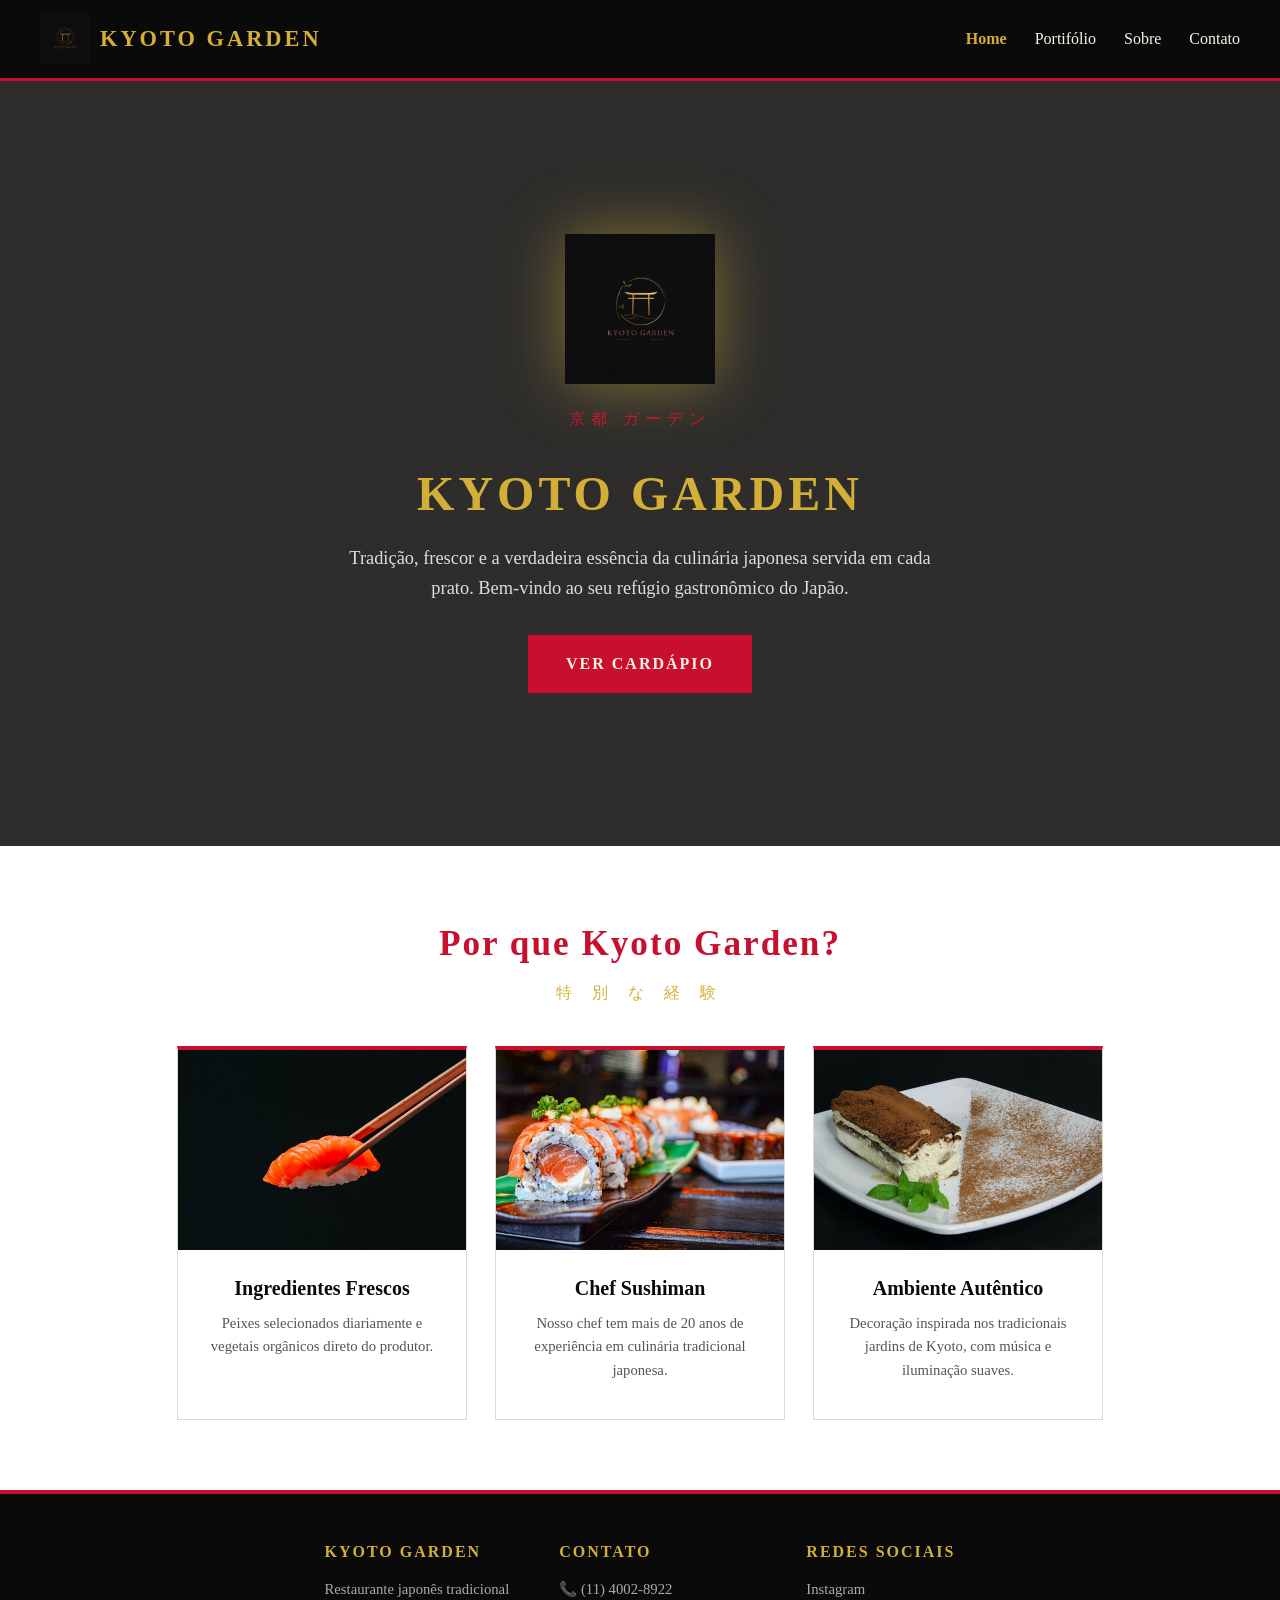
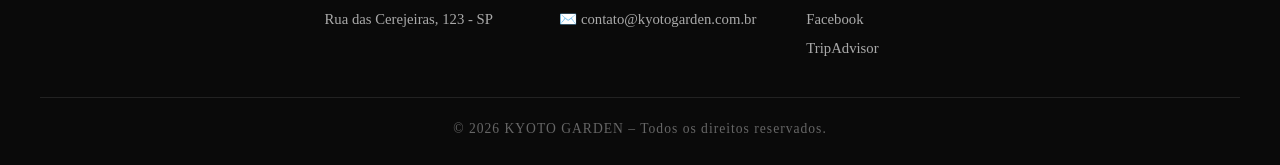
<file: index.html>
<!DOCTYPE html>
<html lang="pt-BR">
<head>
  <meta charset="UTF-8" />
  <meta name="viewport" content="width=device-width, initial-scale=1.0" />
  <title>Kyoto Garden - Restaurante Japonês</title>
  <link rel="icon" href="src/assets/img/logo.png" />
  <link rel="stylesheet" href="src/css/estilo.css" />
</head>
<body>

  <nav>
    <a href="index.html" class="logo">
      <img src="src/assets/img/logo.png" alt="Kyoto Garden" />
      <span>KYOTO GARDEN</span>
    </a>
    <ul>
      <li><a href="index.html">Home</a></li>
      <li><a href="pages/portifolio.html">Portifólio</a></li>
      <li><a href="pages/sobre.html">Sobre</a></li>
      <li><a href="pages/contato.html">Contato</a></li>
    </ul>
  </nav>

  <main>
    <section class="hero">
      <img src="src/assets/img/logo.png" alt="Kyoto Garden" class="hero-logo" />
      <p class="subtitulo">京都 ガーデン</p>
      <h1>KYOTO GARDEN</h1>
      <p>Tradição, frescor e a verdadeira essência da culinária japonesa servida em cada prato. Bem-vindo ao seu refúgio gastronômico do Japão.</p>
      <a href="pages/portifolio.html" class="btn">Ver Cardápio</a>
    </section>

    <section class="alt">
      <h2>Por que Kyoto Garden?</h2>
      <span class="kanji-titulo">特 別 な 経 験</span>
      <div class="cards">
        <div class="card">
          <img src="src/assets/img/sashimi.jpg" alt="Pratos frescos" />
          <div class="card-conteudo">
            <h3>Ingredientes Frescos</h3>
            <p class="descricao">Peixes selecionados diariamente e vegetais orgânicos direto do produtor.</p>
          </div>
        </div>
        <div class="card">
          <img src="src/assets/img/sushi.jpg" alt="Chef especializado" />
          <div class="card-conteudo">
            <h3>Chef Sushiman</h3>
            <p class="descricao">Nosso chef tem mais de 20 anos de experiência em culinária tradicional japonesa.</p>
          </div>
        </div>
        <div class="card">
          <img src="src/assets/img/mochi.jpg" alt="Ambiente acolhedor" />
          <div class="card-conteudo">
            <h3>Ambiente Autêntico</h3>
            <p class="descricao">Decoração inspirada nos tradicionais jardins de Kyoto, com música e iluminação suaves.</p>
          </div>
        </div>
      </div>
    </section>
  </main>

  <footer>
    <div class="footer-grid">
      <div class="footer-col">
        <h4>Kyoto Garden</h4>
        <p>Restaurante japonês tradicional</p>
        <p>Rua das Cerejeiras, 123 - SP</p>
      </div>
      <div class="footer-col">
        <h4>Contato</h4>
        <p>📞 (11) 4002-8922</p>
        <p>✉️ contato@kyotogarden.com.br</p>
      </div>
      <div class="footer-col">
        <h4>Redes Sociais</h4>
        <a href="#">Instagram</a>
        <a href="#">Facebook</a>
        <a href="#">TripAdvisor</a>
      </div>
    </div>
    <p class="copyright">© 2026 KYOTO GARDEN – Todos os direitos reservados.</p>
  </footer>

  <script src="src/js/script.js"></script>
</body>
</html>
</file>
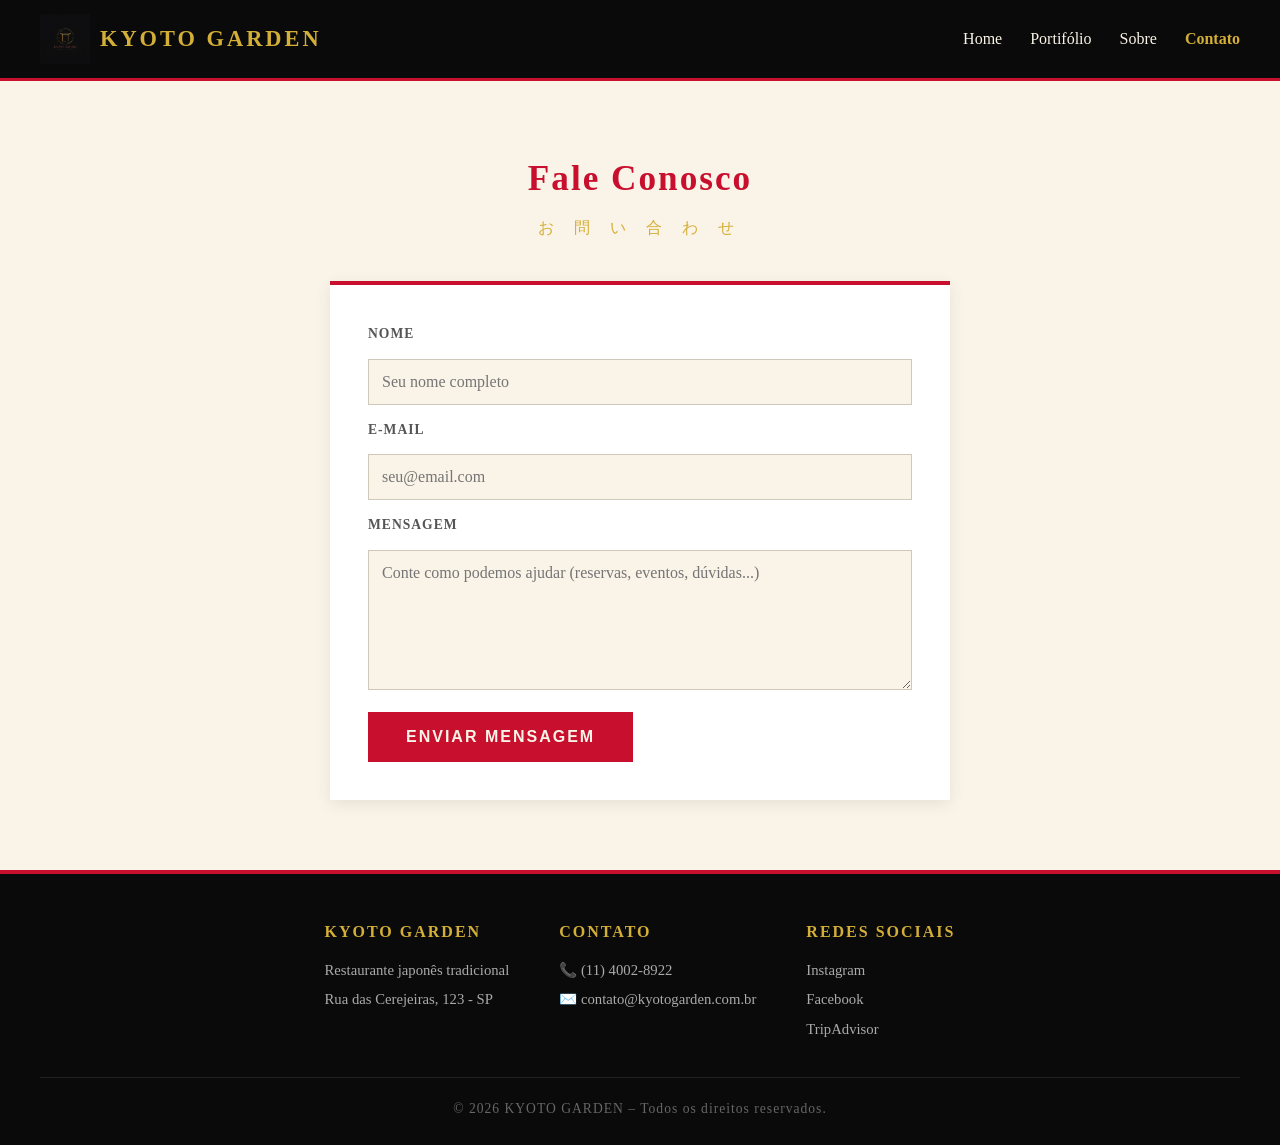
<file: pages/contato.html>
<!DOCTYPE html>
<html lang="pt-BR">
<head>
  <meta charset="UTF-8" />
  <meta name="viewport" content="width=device-width, initial-scale=1.0" />
  <title>Contato - Kyoto Garden</title>
  <link rel="icon" href="../src/assets/img/logo.png" />
  <link rel="stylesheet" href="../src/css/estilo.css" />
</head>
<body>

  <nav>
    <a href="../index.html" class="logo">
      <img src="../src/assets/img/logo.png" alt="Kyoto Garden" />
      <span>KYOTO GARDEN</span>
    </a>
    <ul>
      <li><a href="../index.html">Home</a></li>
      <li><a href="portifolio.html">Portifólio</a></li>
      <li><a href="sobre.html">Sobre</a></li>
      <li><a href="contato.html">Contato</a></li>
    </ul>
  </nav>

  <main>
    <section>
      <h2>Fale Conosco</h2>
      <span class="kanji-titulo">お 問 い 合 わ せ</span>
      <form class="form-contato">
        <label for="nome">Nome</label>
        <input id="nome" type="text" name="nome" placeholder="Seu nome completo" required />

        <label for="email">E-mail</label>
        <input id="email" type="email" name="email" placeholder="seu@email.com" required />

        <label for="descricao">Mensagem</label>
        <textarea id="descricao" name="descricao" placeholder="Conte como podemos ajudar (reservas, eventos, dúvidas...)" required></textarea>

        <button type="submit" class="btn">Enviar Mensagem</button>
      </form>
    </section>
  </main>

  <footer>
    <div class="footer-grid">
      <div class="footer-col">
        <h4>Kyoto Garden</h4>
        <p>Restaurante japonês tradicional</p>
        <p>Rua das Cerejeiras, 123 - SP</p>
      </div>
      <div class="footer-col">
        <h4>Contato</h4>
        <p>📞 (11) 4002-8922</p>
        <p>✉️ contato@kyotogarden.com.br</p>
      </div>
      <div class="footer-col">
        <h4>Redes Sociais</h4>
        <a href="#">Instagram</a>
        <a href="#">Facebook</a>
        <a href="#">TripAdvisor</a>
      </div>
    </div>
    <p class="copyright">© 2026 KYOTO GARDEN – Todos os direitos reservados.</p>
  </footer>

  <script src="../src/js/script.js"></script>
</body>
</html>
</file>
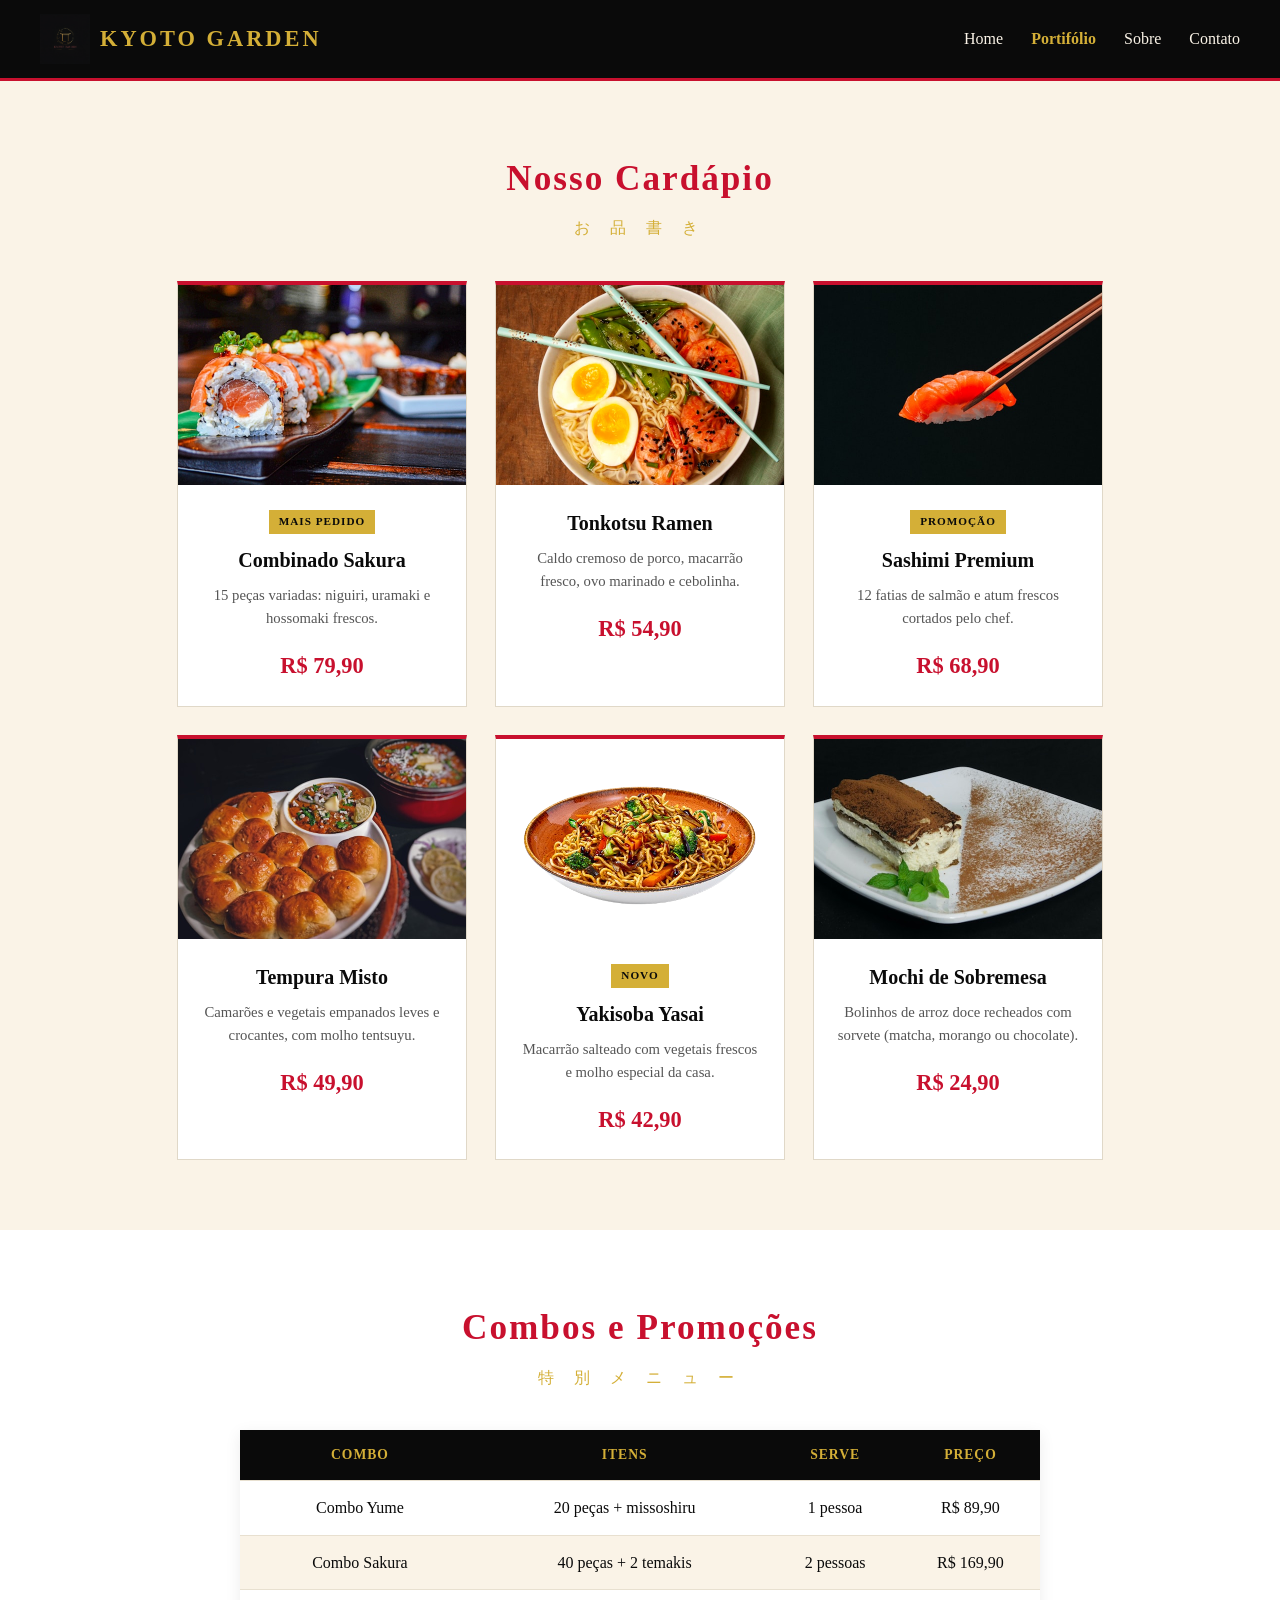
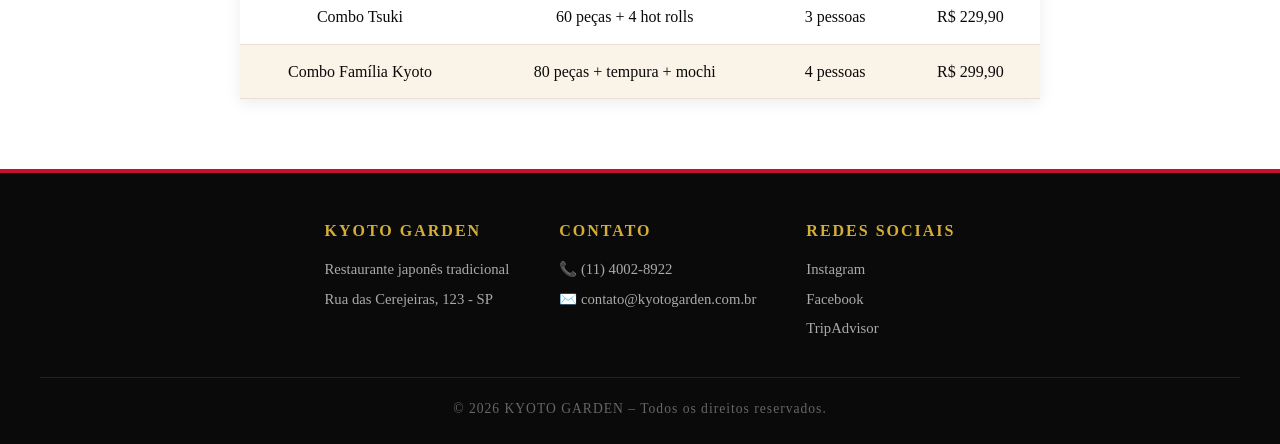
<file: pages/portifolio.html>
<!DOCTYPE html>
<html lang="pt-BR">
<head>
  <meta charset="UTF-8" />
  <meta name="viewport" content="width=device-width, initial-scale=1.0" />
  <title>Cardápio - Kyoto Garden</title>
  <link rel="icon" href="../src/assets/img/logo.png" />
  <link rel="stylesheet" href="../src/css/estilo.css" />
</head>
<body>

  <nav>
    <a href="../index.html" class="logo">
      <img src="../src/assets/img/logo.png" alt="Kyoto Garden" />
      <span>KYOTO GARDEN</span>
    </a>
    <ul>
      <li><a href="../index.html">Home</a></li>
      <li><a href="portifolio.html">Portifólio</a></li>
      <li><a href="sobre.html">Sobre</a></li>
      <li><a href="contato.html">Contato</a></li>
    </ul>
  </nav>

  <main>
    <section>
      <h2>Nosso Cardápio</h2>
      <span class="kanji-titulo">お 品 書 き</span>
      <div class="cards">

        <div class="card">
          <img src="../src/assets/img/sushi.jpg" alt="Combinado de Sushi" />
          <div class="card-conteudo">
            <span class="tag-promo">MAIS PEDIDO</span>
            <h3>Combinado Sakura</h3>
            <p class="descricao">15 peças variadas: niguiri, uramaki e hossomaki frescos.</p>
            <p class="preco">R$ 79,90</p>
          </div>
        </div>

        <div class="card">
          <img src="../src/assets/img/Ramen tradicional.jpg" alt="Ramen tradicional" />
          <div class="card-conteudo">
            <h3>Tonkotsu Ramen</h3>
            <p class="descricao">Caldo cremoso de porco, macarrão fresco, ovo marinado e cebolinha.</p>
            <p class="preco">R$ 54,90</p>
          </div>
        </div>

        <div class="card">
          <img src="../src/assets/img/sashimi.jpg" alt="Sashimi" />
          <div class="card-conteudo">
            <span class="tag-promo">PROMOÇÃO</span>
            <h3>Sashimi Premium</h3>
            <p class="descricao">12 fatias de salmão e atum frescos cortados pelo chef.</p>
            <p class="preco">R$ 68,90</p>
          </div>
        </div>

        <div class="card">
          <img src="../src/assets/img/Tempura.jpg" alt="Tempura" />
          <div class="card-conteudo">
            <h3>Tempura Misto</h3>
            <p class="descricao">Camarões e vegetais empanados leves e crocantes, com molho tentsuyu.</p>
            <p class="preco">R$ 49,90</p>
          </div>
        </div>

        <div class="card">
          <img src="../src/assets/img/Yakisoba.png" alt="Yakisoba" />
          <div class="card-conteudo">
            <span class="tag-promo">NOVO</span>
            <h3>Yakisoba Yasai</h3>
            <p class="descricao">Macarrão salteado com vegetais frescos e molho especial da casa.</p>
            <p class="preco">R$ 42,90</p>
          </div>
        </div>

        <div class="card">
          <img src="../src/assets/img/mochi.jpg" alt="Mochi" />
          <div class="card-conteudo">
            <h3>Mochi de Sobremesa</h3>
            <p class="descricao">Bolinhos de arroz doce recheados com sorvete (matcha, morango ou chocolate).</p>
            <p class="preco">R$ 24,90</p>
          </div>
        </div>

      </div>
    </section>

    <section class="alt">
      <h2>Combos e Promoções</h2>
      <span class="kanji-titulo">特 別 メ ニ ュ ー</span>
      <table class="tabela-precos">
        <thead>
          <tr>
            <th>Combo</th>
            <th>Itens</th>
            <th>Serve</th>
            <th>Preço</th>
          </tr>
        </thead>
        <tbody>
          <tr>
            <td>Combo Yume</td>
            <td>20 peças + missoshiru</td>
            <td>1 pessoa</td>
            <td>R$ 89,90</td>
          </tr>
          <tr>
            <td>Combo Sakura</td>
            <td>40 peças + 2 temakis</td>
            <td>2 pessoas</td>
            <td>R$ 169,90</td>
          </tr>
          <tr>
            <td>Combo Tsuki</td>
            <td>60 peças + 4 hot rolls</td>
            <td>3 pessoas</td>
            <td>R$ 229,90</td>
          </tr>
          <tr>
            <td>Combo Família Kyoto</td>
            <td>80 peças + tempura + mochi</td>
            <td>4 pessoas</td>
            <td>R$ 299,90</td>
          </tr>
        </tbody>
      </table>
    </section>
  </main>

  <footer>
    <div class="footer-grid">
      <div class="footer-col">
        <h4>Kyoto Garden</h4>
        <p>Restaurante japonês tradicional</p>
        <p>Rua das Cerejeiras, 123 - SP</p>
      </div>
      <div class="footer-col">
        <h4>Contato</h4>
        <p>📞 (11) 4002-8922</p>
        <p>✉️ contato@kyotogarden.com.br</p>
      </div>
      <div class="footer-col">
        <h4>Redes Sociais</h4>
        <a href="#">Instagram</a>
        <a href="#">Facebook</a>
        <a href="#">TripAdvisor</a>
      </div>
    </div>
    <p class="copyright">© 2026 KYOTO GARDEN – Todos os direitos reservados.</p>
  </footer>

  <script src="../src/js/script.js"></script>
</body>
</html>
</file>
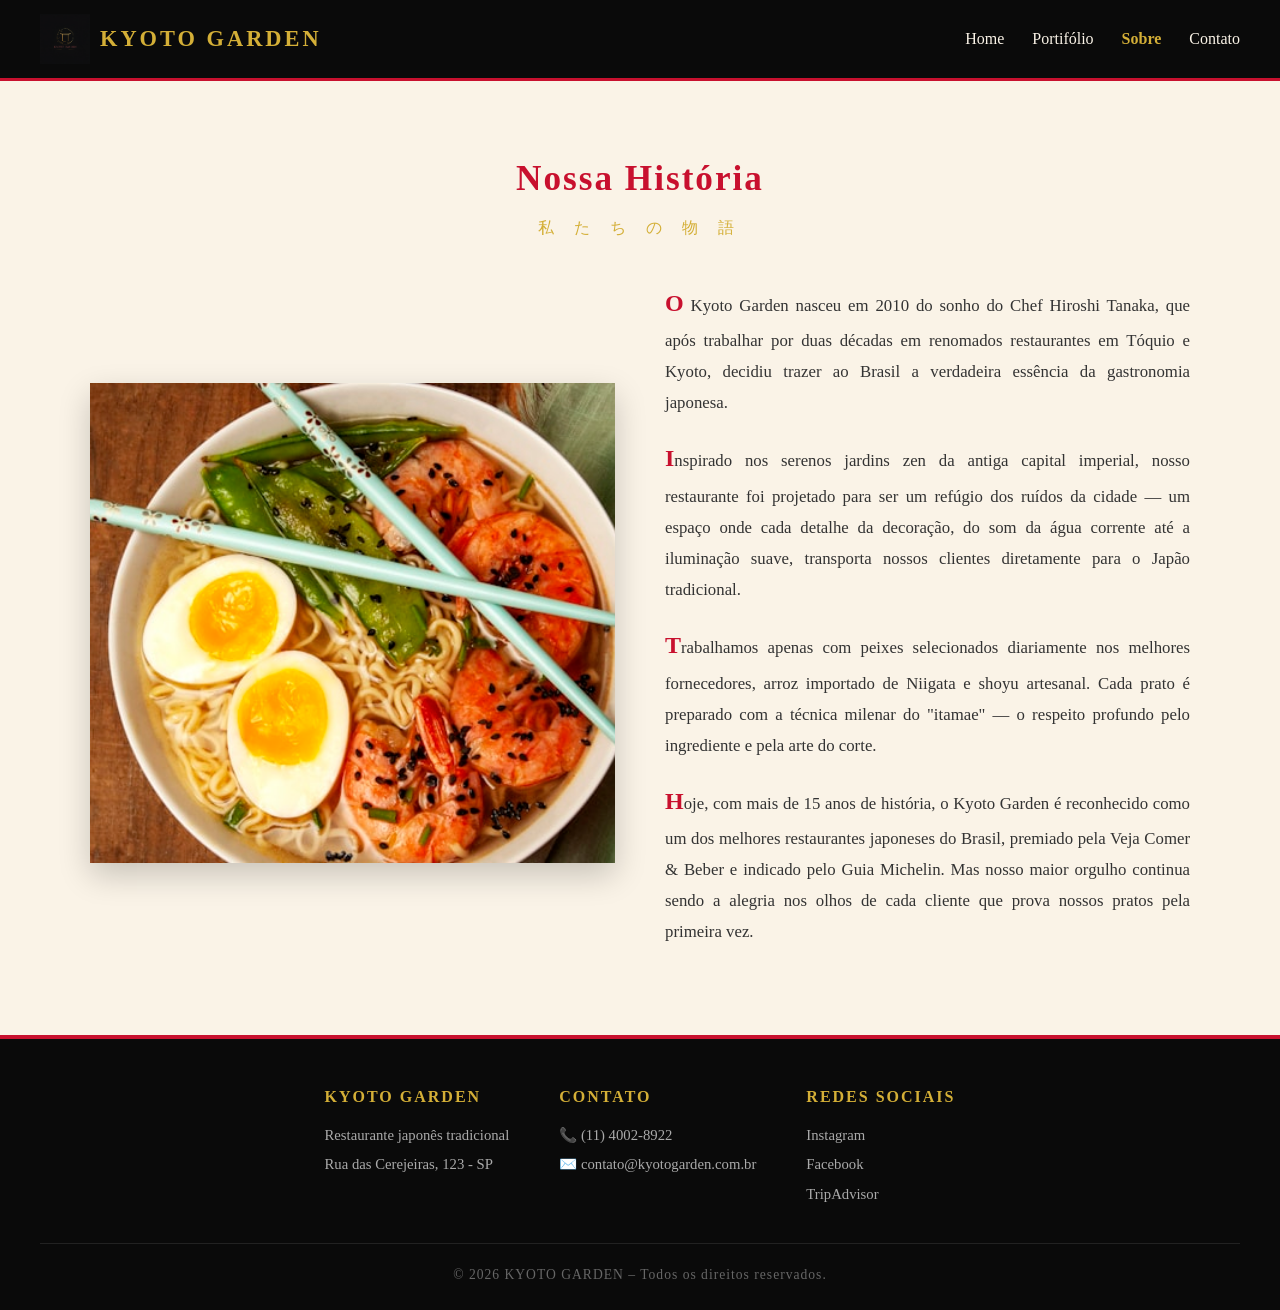
<file: pages/sobre.html>
<!DOCTYPE html>
<html lang="pt-BR">
<head>
  <meta charset="UTF-8" />
  <meta name="viewport" content="width=device-width, initial-scale=1.0" />
  <title>Sobre - Kyoto Garden</title>
  <link rel="icon" href="../src/assets/img/logo.png" />
  <link rel="stylesheet" href="../src/css/estilo.css" />
</head>
<body>

  <nav>
    <a href="../index.html" class="logo">
      <img src="../src/assets/img/logo.png" alt="Kyoto Garden" />
      <span>KYOTO GARDEN</span>
    </a>
    <ul>
      <li><a href="../index.html">Home</a></li>
      <li><a href="portifolio.html">Portifólio</a></li>
      <li><a href="sobre.html">Sobre</a></li>
      <li><a href="contato.html">Contato</a></li>
    </ul>
  </nav>

  <main>
    <section>
      <h2>Nossa História</h2>
      <span class="kanji-titulo">私 た ち の 物 語</span>
      <div class="sobre-grid">
        <img src="../src/assets/img/Ramen tradicional.jpg" alt="Interior do Kyoto Garden" />
        <div class="sobre-texto">
          <p>
            O Kyoto Garden nasceu em 2010 do sonho do Chef Hiroshi Tanaka, que após trabalhar por
            duas décadas em renomados restaurantes em Tóquio e Kyoto, decidiu trazer ao Brasil a
            verdadeira essência da gastronomia japonesa.
          </p>
          <p>
            Inspirado nos serenos jardins zen da antiga capital imperial, nosso restaurante foi
            projetado para ser um refúgio dos ruídos da cidade — um espaço onde cada detalhe da
            decoração, do som da água corrente até a iluminação suave, transporta nossos clientes
            diretamente para o Japão tradicional.
          </p>
          <p>
            Trabalhamos apenas com peixes selecionados diariamente nos melhores fornecedores,
            arroz importado de Niigata e shoyu artesanal. Cada prato é preparado com a técnica
            milenar do "itamae" — o respeito profundo pelo ingrediente e pela arte do corte.
          </p>
          <p>
            Hoje, com mais de 15 anos de história, o Kyoto Garden é reconhecido como um dos
            melhores restaurantes japoneses do Brasil, premiado pela Veja Comer & Beber e indicado
            pelo Guia Michelin. Mas nosso maior orgulho continua sendo a alegria nos olhos de
            cada cliente que prova nossos pratos pela primeira vez.
          </p>
        </div>
      </div>
    </section>
  </main>

  <footer>
    <div class="footer-grid">
      <div class="footer-col">
        <h4>Kyoto Garden</h4>
        <p>Restaurante japonês tradicional</p>
        <p>Rua das Cerejeiras, 123 - SP</p>
      </div>
      <div class="footer-col">
        <h4>Contato</h4>
        <p>📞 (11) 4002-8922</p>
        <p>✉️ contato@kyotogarden.com.br</p>
      </div>
      <div class="footer-col">
        <h4>Redes Sociais</h4>
        <a href="#">Instagram</a>
        <a href="#">Facebook</a>
        <a href="#">TripAdvisor</a>
      </div>
    </div>
    <p class="copyright">© 2026 KYOTO GARDEN – Todos os direitos reservados.</p>
  </footer>

  <script src="../src/js/script.js"></script>
</body>
</html>
</file>
<file: src/css/estilo.css>
* {
  margin: 0;
  padding: 0;
  box-sizing: border-box;
}

:root {
  --vermelho: #c8102e;
  --vermelho-escuro: #8b0a1f;
  --preto: #0a0a0a;
  --creme: #faf3e7;
  --dourado: #d4af37;
  --cinza: #555;
}

body {
  font-family: 'Georgia', 'Times New Roman', serif;
  background-color: var(--creme);
  color: var(--preto);
  line-height: 1.6;
}

/* NAV */
nav {
  background-color: var(--preto);
  padding: 14px 40px;
  display: flex;
  justify-content: space-between;
  align-items: center;
  position: sticky;
  top: 0;
  z-index: 100;
  border-bottom: 3px solid var(--vermelho);
}

nav .logo {
  display: flex;
  align-items: center;
  gap: 10px;
  text-decoration: none;
  color: var(--creme);
}

nav .logo img {
  width: 50px;
  height: 50px;
  object-fit: contain;
}

nav .logo span {
  font-size: 1.4rem;
  font-weight: bold;
  color: var(--dourado);
  letter-spacing: 3px;
}

nav ul {
  list-style: none;
  display: flex;
  gap: 28px;
}

nav ul li a {
  color: var(--creme);
  text-decoration: none;
  font-size: 1rem;
  transition: color 0.3s;
}

nav ul li a:hover {
  color: var(--dourado);
}

/* HERO */
.hero {
  display: flex;
  flex-direction: column;
  align-items: center;
  justify-content: center;
  text-align: center;
  padding: 100px 20px;
  background: linear-gradient(rgba(10, 10, 10, 0.85), rgba(10, 10, 10, 0.85)),
              url('https://images.unsplash.com/photo-1580822184713-fc5400e7fe10?w=1600&q=80') center/cover;
  color: var(--creme);
  min-height: 85vh;
  position: relative;
}

.hero img.hero-logo {
  width: 150px;
  height: 150px;
  margin-bottom: 22px;
  filter: drop-shadow(0 0 30px rgba(212, 175, 55, 0.5));
}

.hero h1 {
  font-size: 3rem;
  color: var(--dourado);
  margin-bottom: 12px;
  letter-spacing: 4px;
}

.hero .subtitulo {
  font-size: 1rem;
  color: var(--vermelho);
  margin-bottom: 24px;
  letter-spacing: 6px;
  text-transform: uppercase;
}

.hero p {
  font-size: 1.15rem;
  color: #ddd;
  max-width: 620px;
  margin-bottom: 32px;
}

.btn {
  background-color: var(--vermelho);
  color: var(--creme);
  padding: 14px 36px;
  border: 2px solid var(--vermelho);
  border-radius: 0;
  font-size: 1rem;
  font-weight: bold;
  text-decoration: none;
  cursor: pointer;
  letter-spacing: 2px;
  text-transform: uppercase;
  transition: all 0.3s;
  display: inline-block;
}

.btn:hover {
  background-color: transparent;
  color: var(--dourado);
  border-color: var(--dourado);
}

/* SEÇÕES */
section {
  padding: 70px 40px;
}

section.alt {
  background-color: #fff;
}

section h2 {
  font-size: 2.2rem;
  text-align: center;
  color: var(--vermelho);
  margin-bottom: 8px;
  letter-spacing: 2px;
}

section .kanji-titulo {
  display: block;
  text-align: center;
  color: var(--dourado);
  font-size: 1rem;
  letter-spacing: 8px;
  margin-bottom: 40px;
}

/* CARDS */
.cards {
  display: flex;
  flex-wrap: wrap;
  gap: 28px;
  justify-content: center;
}

.card {
  background-color: #fff;
  border: 1px solid #e0d8c8;
  border-top: 4px solid var(--vermelho);
  border-radius: 0;
  padding: 0;
  width: 290px;
  text-align: center;
  transition: transform 0.3s, box-shadow 0.3s;
  overflow: hidden;
}

.card:hover {
  transform: translateY(-6px);
  box-shadow: 0 12px 30px rgba(200, 16, 46, 0.18);
}

.card img {
  width: 100%;
  height: 200px;
  object-fit: cover;
  display: block;
}

.card .card-conteudo {
  padding: 22px;
}

.card h3 {
  font-size: 1.25rem;
  color: var(--preto);
  margin-bottom: 8px;
}

.card .descricao {
  font-size: 0.92rem;
  color: var(--cinza);
  margin-bottom: 14px;
  min-height: 50px;
}

.card .preco {
  font-size: 1.4rem;
  font-weight: bold;
  color: var(--vermelho);
}

.card .tag-promo {
  display: inline-block;
  background-color: var(--dourado);
  color: var(--preto);
  font-size: 0.7rem;
  font-weight: bold;
  padding: 3px 10px;
  letter-spacing: 1px;
  margin-bottom: 10px;
  text-transform: uppercase;
}

/* TABELA */
.tabela-precos {
  width: 100%;
  max-width: 800px;
  margin: 0 auto;
  border-collapse: collapse;
  background-color: #fff;
  box-shadow: 0 4px 15px rgba(0, 0, 0, 0.08);
}

.tabela-precos th,
.tabela-precos td {
  padding: 14px 20px;
  text-align: center;
  border-bottom: 1px solid #e8e0d0;
}

.tabela-precos th {
  background-color: var(--preto);
  color: var(--dourado);
  font-weight: bold;
  letter-spacing: 1px;
  text-transform: uppercase;
  font-size: 0.85rem;
}

.tabela-precos tr:nth-child(even) {
  background-color: #faf3e7;
}

.tabela-precos tr:hover {
  background-color: #fdebef;
}

/* SOBRE */
.sobre-grid {
  display: grid;
  grid-template-columns: 1fr 1fr;
  gap: 50px;
  max-width: 1100px;
  margin: 0 auto;
  align-items: center;
}

.sobre-grid img {
  width: 100%;
  height: 480px;
  object-fit: cover;
  box-shadow: 0 12px 30px rgba(0, 0, 0, 0.2);
}

.sobre-texto {
  font-size: 1.05rem;
  color: #333;
  line-height: 1.85;
  text-align: justify;
}

.sobre-texto p {
  margin-bottom: 18px;
}

.sobre-texto p::first-letter {
  font-size: 1.5rem;
  font-weight: bold;
  color: var(--vermelho);
}

/* CONTATO */
.form-contato {
  max-width: 620px;
  margin: 0 auto;
  display: flex;
  flex-direction: column;
  gap: 14px;
  background-color: #fff;
  padding: 38px;
  border-top: 4px solid var(--vermelho);
  box-shadow: 0 4px 15px rgba(0, 0, 0, 0.08);
}

.form-contato label {
  font-size: 0.85rem;
  color: var(--cinza);
  text-transform: uppercase;
  letter-spacing: 1px;
  font-weight: bold;
}

.form-contato input,
.form-contato textarea {
  padding: 13px;
  border: 1px solid #d0c8b8;
  background-color: #faf3e7;
  color: var(--preto);
  font-size: 1rem;
  outline: none;
  font-family: inherit;
  transition: border-color 0.3s;
}

.form-contato input:focus,
.form-contato textarea:focus {
  border-color: var(--vermelho);
  background-color: #fff;
}

.form-contato textarea {
  resize: vertical;
  min-height: 140px;
}

.form-contato button {
  align-self: flex-start;
  margin-top: 8px;
}

/* FOOTER */
footer {
  background-color: var(--preto);
  border-top: 4px solid var(--vermelho);
  padding: 45px 40px 25px;
  text-align: center;
  color: var(--creme);
}

footer .footer-grid {
  display: flex;
  flex-wrap: wrap;
  justify-content: center;
  gap: 50px;
  margin-bottom: 30px;
  text-align: left;
}

footer .footer-col h4 {
  color: var(--dourado);
  margin-bottom: 14px;
  font-size: 1rem;
  letter-spacing: 2px;
  text-transform: uppercase;
}

footer .footer-col p,
footer .footer-col a {
  color: #aaa;
  font-size: 0.92rem;
  text-decoration: none;
  display: block;
  margin-bottom: 6px;
  transition: color 0.3s;
}

footer .footer-col a:hover {
  color: var(--vermelho);
}

footer .copyright {
  color: #666;
  font-size: 0.85rem;
  padding-top: 20px;
  border-top: 1px solid #222;
  letter-spacing: 1px;
}

/* RESPONSIVO */
@media (max-width: 900px) {
  .sobre-grid {
    grid-template-columns: 1fr;
  }
  .sobre-grid img {
    height: 320px;
  }
}

@media (max-width: 768px) {
  nav {
    flex-direction: column;
    gap: 12px;
    padding: 14px 20px;
  }

  nav ul {
    gap: 16px;
    flex-wrap: wrap;
    justify-content: center;
  }

  .hero h1 {
    font-size: 2rem;
    letter-spacing: 2px;
  }

  section {
    padding: 50px 20px;
  }

  .card {
    width: 100%;
    max-width: 340px;
  }

  footer .footer-grid {
    flex-direction: column;
    align-items: center;
    text-align: center;
    gap: 28px;
  }
}
</file>
